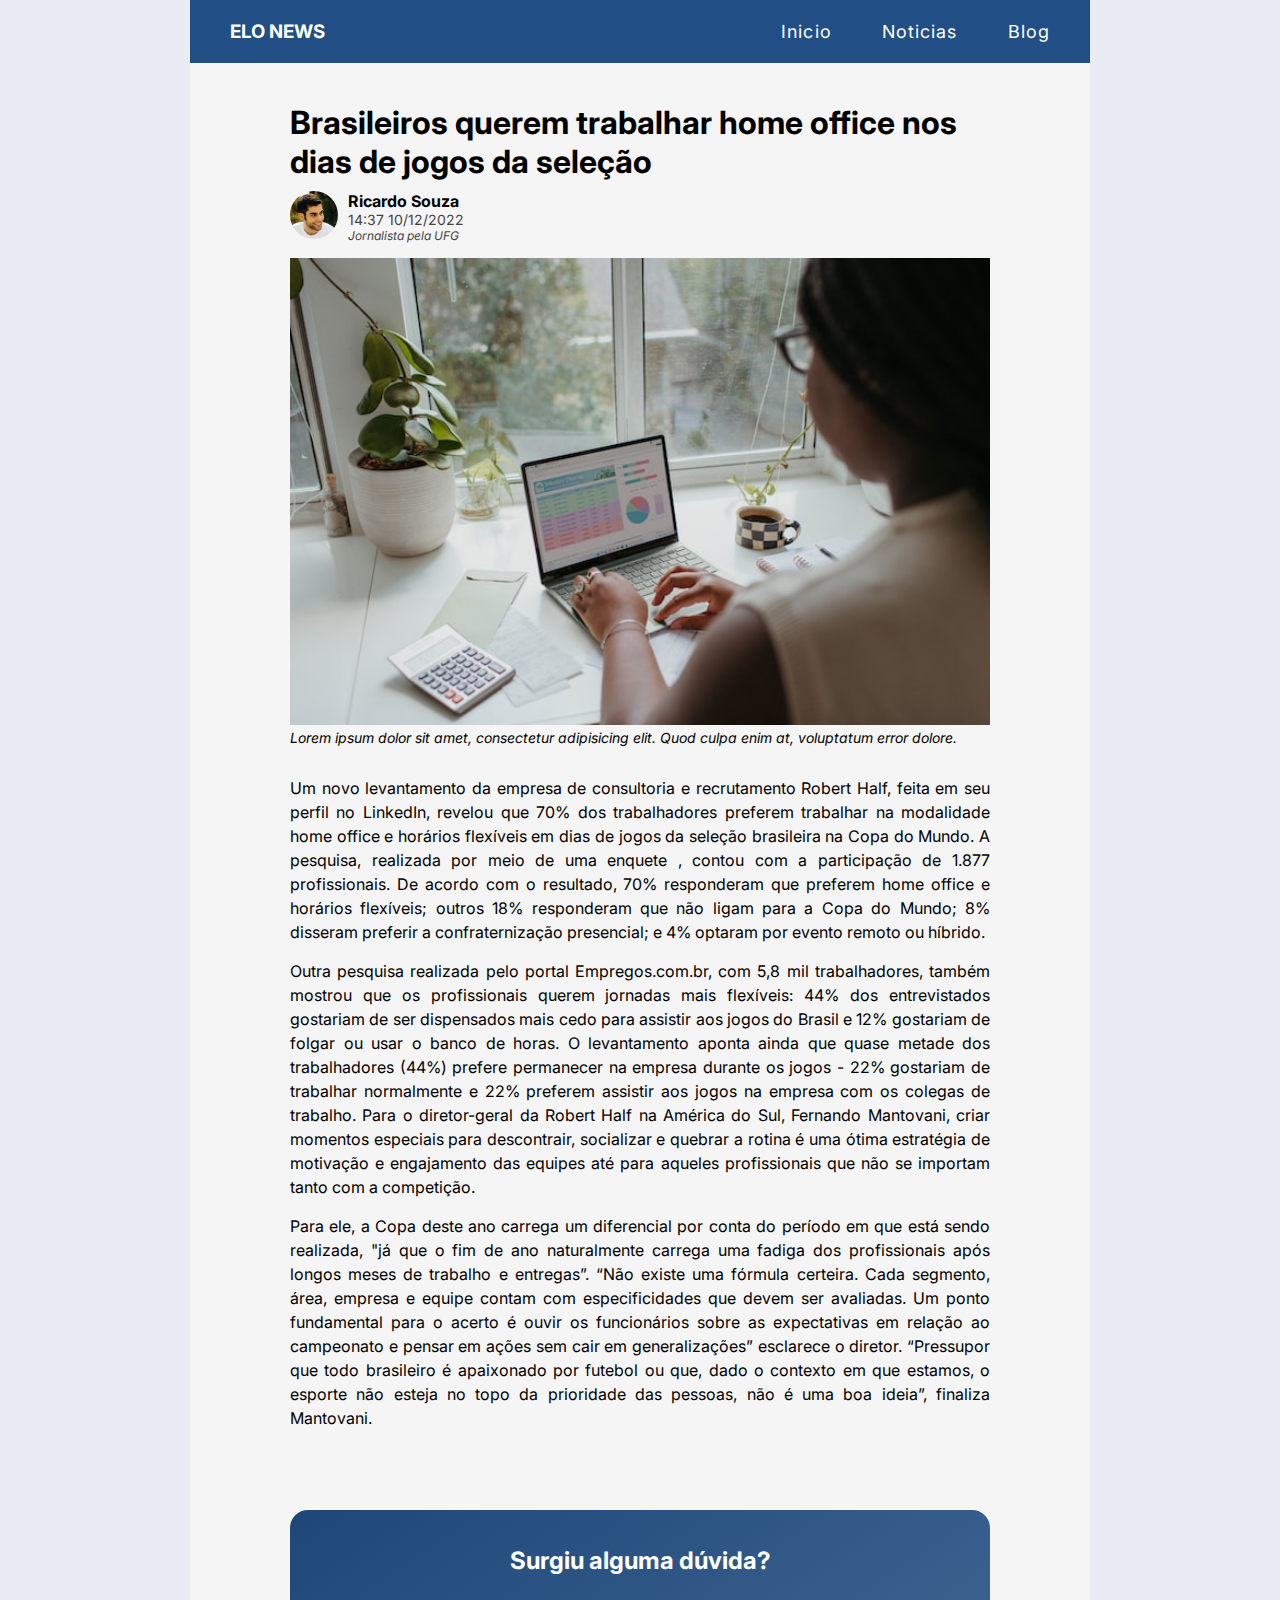
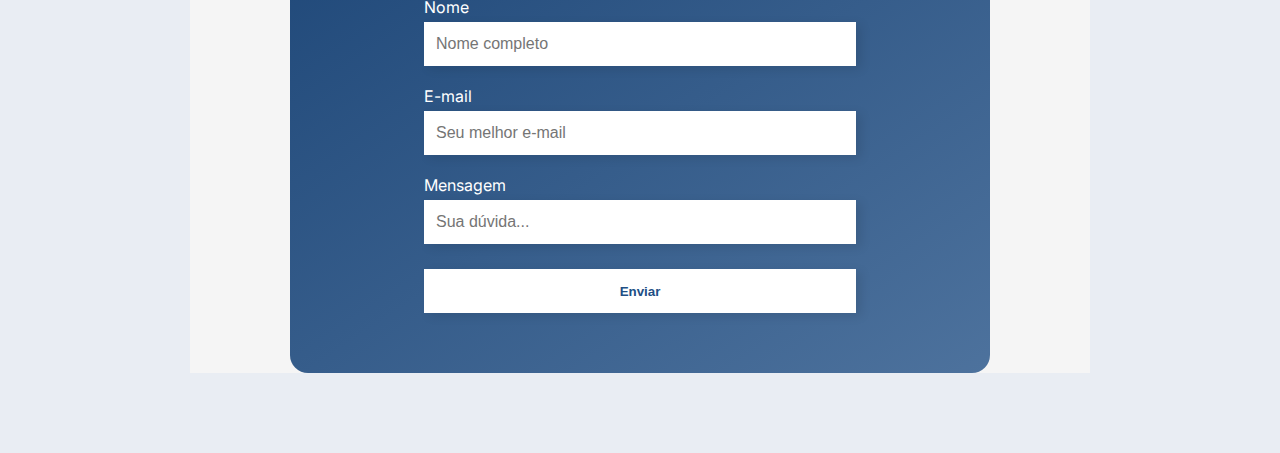
<file: final/index.html>
<!DOCTYPE html>
<html lang="en">
  <head>
    <meta charset="UTF-8" />
    <meta http-equiv="X-UA-Compatible" content="IE=edge" />
    <meta name="viewport" content="width=device-width, initial-scale=1.0" />
    <link rel="preconnect" href="https://fonts.googleapis.com" />
    <link rel="preconnect" href="https://fonts.gstatic.com" crossorigin />
    <link
      href="https://fonts.googleapis.com/css2?family=Inter:wght@400;500;700;800&display=swap"
      rel="stylesheet"
    />
    <link rel="stylesheet" href="./styles.css" />
    <title>ELO News</title>
  </head>
  <body>
    <div class="container">
      <div class="nav__container">
        <h3>ELO NEWS</h3>
        <ul class="nav_items">
          <li><a href="#" class="nav_item">Inicio</a></li>
          <li><a href="#" class="nav_item">Noticias</a></li>
          <li><a href="#" class="nav_item">Blog</a></li>
        </ul>
      </div>
      <div class="content__container">
        <div class="title__container">
          <h1
            >Brasileiros querem trabalhar home office nos dias de jogos da
            seleção</h1
          >
          <div class="author__container">
            <div class="author_img">
              <img src="./imgs/avatar.jpg" alt="face of a man" />
            </div>
            <div class="author_description">
              <h4>Ricardo Souza</h4>
              <p>14:37 10/12/2022</p>
              <p>Jornalista pela UFG</p>
            </div>
          </div>
          <div class="title_img__wrapper">
            <img
              class="title_img"
              alt="woman working on a laptop"
              src="./imgs/img_1.jpg"
            />
            <p class="img_description"
              >Lorem ipsum dolor sit amet, consectetur adipisicing elit. Quod
              culpa enim at, voluptatum error dolore.</p
            >
          </div>
        </div>
        <div class="article__container">
          <p class="article_text"
            >Um novo levantamento da empresa de consultoria e recrutamento
            Robert Half, feita em seu perfil no LinkedIn, revelou que 70% dos
            trabalhadores preferem trabalhar na modalidade home office e
            horários flexíveis em dias de jogos da seleção brasileira na Copa do
            Mundo. A pesquisa, realizada por meio de uma enquete , contou com a
            participação de 1.877 profissionais. De acordo com o resultado, 70%
            responderam que preferem home office e horários flexíveis; outros
            18% responderam que não ligam para a Copa do Mundo; 8% disseram
            preferir a confraternização presencial; e 4% optaram por evento
            remoto ou híbrido.</p
          >
          <p class="article_text"
            >Outra pesquisa realizada pelo portal Empregos.com.br, com 5,8 mil
            trabalhadores, também mostrou que os profissionais querem jornadas
            mais flexíveis: 44% dos entrevistados gostariam de ser dispensados
            mais cedo para assistir aos jogos do Brasil e 12% gostariam de
            folgar ou usar o banco de horas. O levantamento aponta ainda que
            quase metade dos trabalhadores (44%) prefere permanecer na empresa
            durante os jogos - 22% gostariam de trabalhar normalmente e 22%
            preferem assistir aos jogos na empresa com os colegas de trabalho.
            Para o diretor-geral da Robert Half na América do Sul, Fernando
            Mantovani, criar momentos especiais para descontrair, socializar e
            quebrar a rotina é uma ótima estratégia de motivação e engajamento
            das equipes até para aqueles profissionais que não se importam tanto
            com a competição.</p
          >
          <p class="article_text"
            >Para ele, a Copa deste ano carrega um diferencial por conta do
            período em que está sendo realizada, "já que o fim de ano
            naturalmente carrega uma fadiga dos profissionais após longos meses
            de trabalho e entregas”. “Não existe uma fórmula certeira. Cada
            segmento, área, empresa e equipe contam com especificidades que
            devem ser avaliadas. Um ponto fundamental para o acerto é ouvir os
            funcionários sobre as expectativas em relação ao campeonato e pensar
            em ações sem cair em generalizações” esclarece o diretor. “Pressupor
            que todo brasileiro é apaixonado por futebol ou que, dado o contexto
            em que estamos, o esporte não esteja no topo da prioridade das
            pessoas, não é uma boa ideia”, finaliza Mantovani.</p
          >
        </div>
      </div>
      <div class="form__container">
        <h2>Surgiu alguma dúvida?</h2>
        <form>
          <label>Nome</label>
          <input placeholder="Nome completo" name="name" type="text" required />
          <label>E-mail</label>
          <input
            placeholder="Seu melhor e-mail"
            name="email"
            type="email"
            required
          />
          <label>Mensagem</label>
          <input
            placeholder="Sua dúvida..."
            name="question"
            type="text"
            required
          />
          <button class="form_button">Enviar</button>
        </form>
      </div>
    </div>
  </body>
</html>
</file>
<file: final/styles.css>
* {
  margin: 0;
  padding: 0;
  box-sizing: border-box;
}

body {
  font-family: "Inter", sans-serif;
  background-color: #e9edf3;
}

*:focus {
  outline: none;
  box-shadow: 0 0 0 4px rgb(8, 251, 255, 0.5);
}

.container {
  width: 900px;
  height: 100%;
  margin: 0 auto;
  background-color: #f5f5f5;
}

/************************* 
        NAVIGATION  
**************************/

.nav__container {
  display: flex;
  justify-content: space-between;
  background-color: #214f85;
  align-items: center;
  padding: 20px 40px;
}
h3 {
  color: #fff;
}
.nav_items {
  display: flex;
  font-size: 18px;
  letter-spacing: 1.1px;
  gap: 50px;
  list-style: none;
}

.nav_item:link,
.nav_item:visited {
  text-decoration: none;
  color: #fff;
}

.nav_item:hover,
.nav_item:active {
  border-bottom: 1px solid #fff;
}

/************************* 
        HEADER  
**************************/

.content__container {
  width: 700px;
  margin: 0 auto;
}

.title__container {
  margin-top: 40px;
}

h1 {
  margin-bottom: 10px;
}

.title_img {
  width: 100%;
}

.img_description {
  font-size: 14px;
  font-style: italic;
}

/************************* 
        AUTHOR 
**************************/

.author__container {
  display: flex;
  gap: 10px;
  margin-bottom: 15px;
}

.author_img img {
  border-radius: 50%;
  width: 48px;
  height: 48px;
}

.author_description p {
  color: #444;
  font-size: 14px;
}

.author_description p:nth-child(3) {
  font-style: italic;
  font-size: 12px;
}
/************************* 
        ARTICLE 
**************************/

.article__container {
  margin-top: 30px;
}

.article_text {
  margin-top: 15px;
  line-height: 150%;
  text-align: justify;
  text-justify: inter-word;
}

/************************* 
        FORM 
**************************/

.form__container {
  margin: 80px auto;
  width: 700px;
  padding: 36px 50px 48px 50px;
  background-image: linear-gradient(to right bottom, #1e4778, #4d729d);
  border-radius: 18px;
  color: #fff;
}

h2 {
  text-align: center;
}

form {
  padding: 12px 84px;
  margin-top: 10px;
  display: flex;
  flex-direction: column;
}

input {
  padding: 8px 12px;
  margin-top: 5px;
  margin-bottom: 20px;
  font-size: 16px;
  height: 44px;
  border: none;
  box-shadow: 5px 3px 10px rgb(0, 0, 0, 0.1);
}

input:focus {
  outline: none;
}

.form_button {
  padding: 10px 20px;
  margin-top: 5px;
  height: 44px;
  border: 1px solid #fff;
  font-weight: 700;
  background-color: #fff;
  color: #214f85;
  box-shadow: 5px 3px 10px rgb(0, 0, 0, 0.1);
  transition: all 0.2s;
}

.form_button:hover {
  cursor: pointer;
  color: #fff;
  border: 1px solid #142f50;
  background-color: #142f50;
}
</file>
